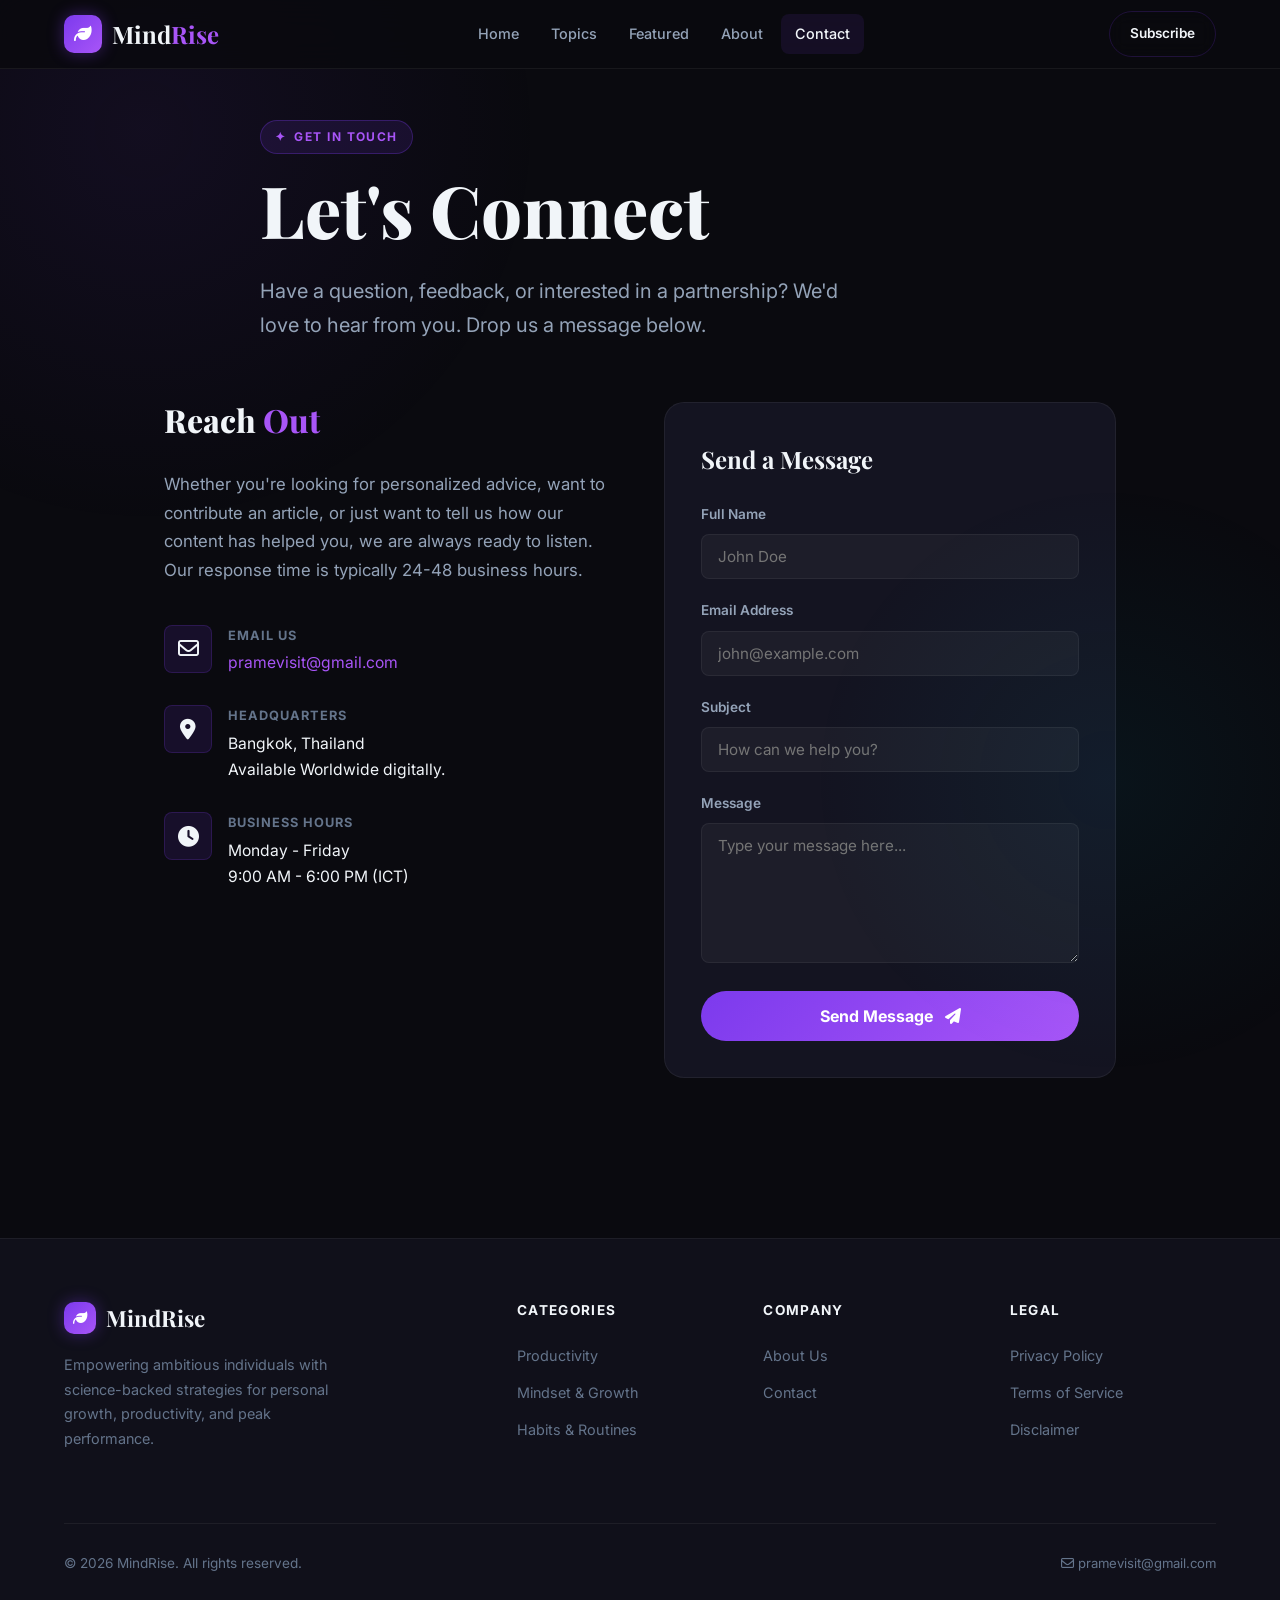
<file: contact.html>
<!DOCTYPE html>
<html lang="en">

<head>
    <meta charset="UTF-8">
    <meta name="viewport" content="width=device-width, initial-scale=1.0">
    <title>Contact Us | MindRise</title>

    <!-- SEO Meta Tags -->
    <meta name="description"
        content="Get in touch with the MindRise team. Whether you have questions, feedback, or business inquiries, we are here to help. Reach us at pramevisit@gmail.com.">
    <meta name="keywords" content="contact mindrise, reach out, customer support, email pramevisit@gmail.com">
    <meta name="google-site-verification" content="SlWyN3oz9Paq2HHYGo31rOFZ1ajq1xb7T689OpySdWM" />

    <!-- FontAwesome for Icons -->
    <link rel="stylesheet" href="https://cdnjs.cloudflare.com/ajax/libs/font-awesome/6.4.0/css/all.min.css">

    <!-- Custom CSS -->
    <link rel="stylesheet" href="style.css">
    <script async src="https://pagead2.googlesyndication.com/pagead/js/adsbygoogle.js?client=ca-pub-6546957481428602"
        crossorigin="anonymous"></script>
</head>

<body>

    <!-- Navigation -->
    <nav class="navbar scrolled">
        <div class="nav-inner">
            <a href="index.html" class="nav-logo">
                <div class="nav-logo-icon"><i class="fa-solid fa-leaf"></i></div>
                <div class="nav-logo-text">Mind<span>Rise</span></div>
            </a>

            <div class="nav-links">
                <a href="index.html">Home</a>
                <a href="index.html#topics">Topics</a>
                <a href="index.html#featured">Featured</a>
                <a href="about.html">About</a>
                <a href="contact.html" class="active">Contact</a>
            </div>

            <div class="nav-cta">
                <a href="index.html#newsletter" class="btn btn-outline"
                    style="padding: 10px 20px; font-size: 0.85rem;">Subscribe</a>
            </div>

            <button class="nav-hamburger" aria-label="Menu">
                <span></span>
                <span></span>
                <span></span>
            </button>
        </div>

        <!-- Mobile Menu -->
        <div class="mobile-menu">
            <a href="index.html">Home</a>
            <a href="index.html#topics">Topics</a>
            <a href="index.html#featured">Featured</a>
            <a href="about.html">About</a>
            <a href="contact.html">Contact</a>
            <a href="index.html#newsletter" style="color: var(--accent-secondary); margin-top: 10px;">Subscribe</a>
        </div>
    </nav>

    <!-- Page Content -->
    <div class="info-page">
        <div class="container" style="max-width: 1000px;">
            <div class="info-hero text-center fade-in">
                <div class="section-tag">Get in Touch</div>
                <h1 class="hero-title">Let's <span>Connect</span></h1>
                <p class="hero-subtitle mx-auto">Have a question, feedback, or interested in a partnership? We'd love to
                    hear from you. Drop us a message below.</p>
            </div>

            <div class="contact-grid fade-in" style="transition-delay: 0.2s;">
                <div class="contact-info">
                    <h2 class="section-title" style="font-size: 2rem; margin-bottom: 32px;">Reach <span>Out</span></h2>
                    <p style="color: var(--text-secondary); margin-bottom: 40px; font-size: 1.05rem; line-height: 1.7;">
                        Whether you're looking for personalized advice, want to contribute an article, or just want to
                        tell us how our content has helped you, we are always ready to listen. Our response time is
                        typically 24-48 business hours.
                    </p>

                    <div class="contact-item">
                        <div class="contact-icon"><i class="fa-regular fa-envelope"></i></div>
                        <div>
                            <div class="contact-item-label">Email Us</div>
                            <div class="contact-item-value"><a
                                    href="mailto:pramevisit@gmail.com">pramevisit@gmail.com</a></div>
                        </div>
                    </div>

                    <div class="contact-item">
                        <div class="contact-icon"><i class="fa-solid fa-location-dot"></i></div>
                        <div>
                            <div class="contact-item-label">Headquarters</div>
                            <div class="contact-item-value">Bangkok, Thailand<br>Available Worldwide digitally.</div>
                        </div>
                    </div>

                    <div class="contact-item">
                        <div class="contact-icon"><i class="fa-solid fa-clock"></i></div>
                        <div>
                            <div class="contact-item-label">Business Hours</div>
                            <div class="contact-item-value">Monday - Friday<br>9:00 AM - 6:00 PM (ICT)</div>
                        </div>
                    </div>
                </div>

                <div class="contact-form-wrap">
                    <h3 style="font-family: var(--font-display); font-size: 1.5rem; margin-bottom: 24px;">Send a Message
                    </h3>
                    <form action="#">
                        <div class="form-group">
                            <label class="form-label" for="name">Full Name</label>
                            <input type="text" id="name" class="form-input" placeholder="John Doe" required>
                        </div>
                        <div class="form-group">
                            <label class="form-label" for="email">Email Address</label>
                            <input type="email" id="email" class="form-input" placeholder="john@example.com" required>
                        </div>
                        <div class="form-group">
                            <label class="form-label" for="subject">Subject</label>
                            <input type="text" id="subject" class="form-input" placeholder="How can we help you?"
                                required>
                        </div>
                        <div class="form-group">
                            <label class="form-label" for="message">Message</label>
                            <textarea id="message" class="form-textarea" placeholder="Type your message here..."
                                required></textarea>
                        </div>
                        <button type="submit" class="form-submit">Send Message <i class="fa-solid fa-paper-plane"
                                style="margin-left: 8px;"></i></button>
                    </form>
                </div>
            </div>
        </div>
    </div>

    <!-- Footer -->
    <footer>
        <div class="container">
            <div class="footer-main">
                <div class="footer-brand">
                    <div class="footer-brand-logo">
                        <div class="nav-logo-icon" style="width: 32px; height: 32px; font-size: 0.9rem;"><i
                                class="fa-solid fa-leaf"></i></div>
                        <div>Mind<span>Rise</span></div>
                    </div>
                    <p class="footer-desc">Empowering ambitious individuals with science-backed strategies for personal
                        growth, productivity, and peak performance.</p>
                </div>

                <div class="footer-col">
                    <h4>Categories</h4>
                    <ul>
                        <li><a href="#">Productivity</a></li>
                        <li><a href="#">Mindset & Growth</a></li>
                        <li><a href="#">Habits & Routines</a></li>
                    </ul>
                </div>

                <div class="footer-col">
                    <h4>Company</h4>
                    <ul>
                        <li><a href="about.html">About Us</a></li>
                        <li><a href="contact.html">Contact</a></li>
                    </ul>
                </div>

                <div class="footer-col">
                    <h4>Legal</h4>
                    <ul>
                        <li><a href="privacy-policy.html">Privacy Policy</a></li>
                        <li><a href="terms.html">Terms of Service</a></li>
                        <li><a href="disclaimer.html">Disclaimer</a></li>
                    </ul>
                </div>
            </div>

            <div class="footer-bottom">
                <div class="footer-copy">&copy; 2026 MindRise. All rights reserved.</div>
                <div class="footer-legal">
                    <a href="mailto:pramevisit@gmail.com"><i class="fa-regular fa-envelope"></i>
                        pramevisit@gmail.com</a>
                </div>
            </div>
        </div>
    </footer>

    <script src="script.js"></script>
</body>

</html>
</file>
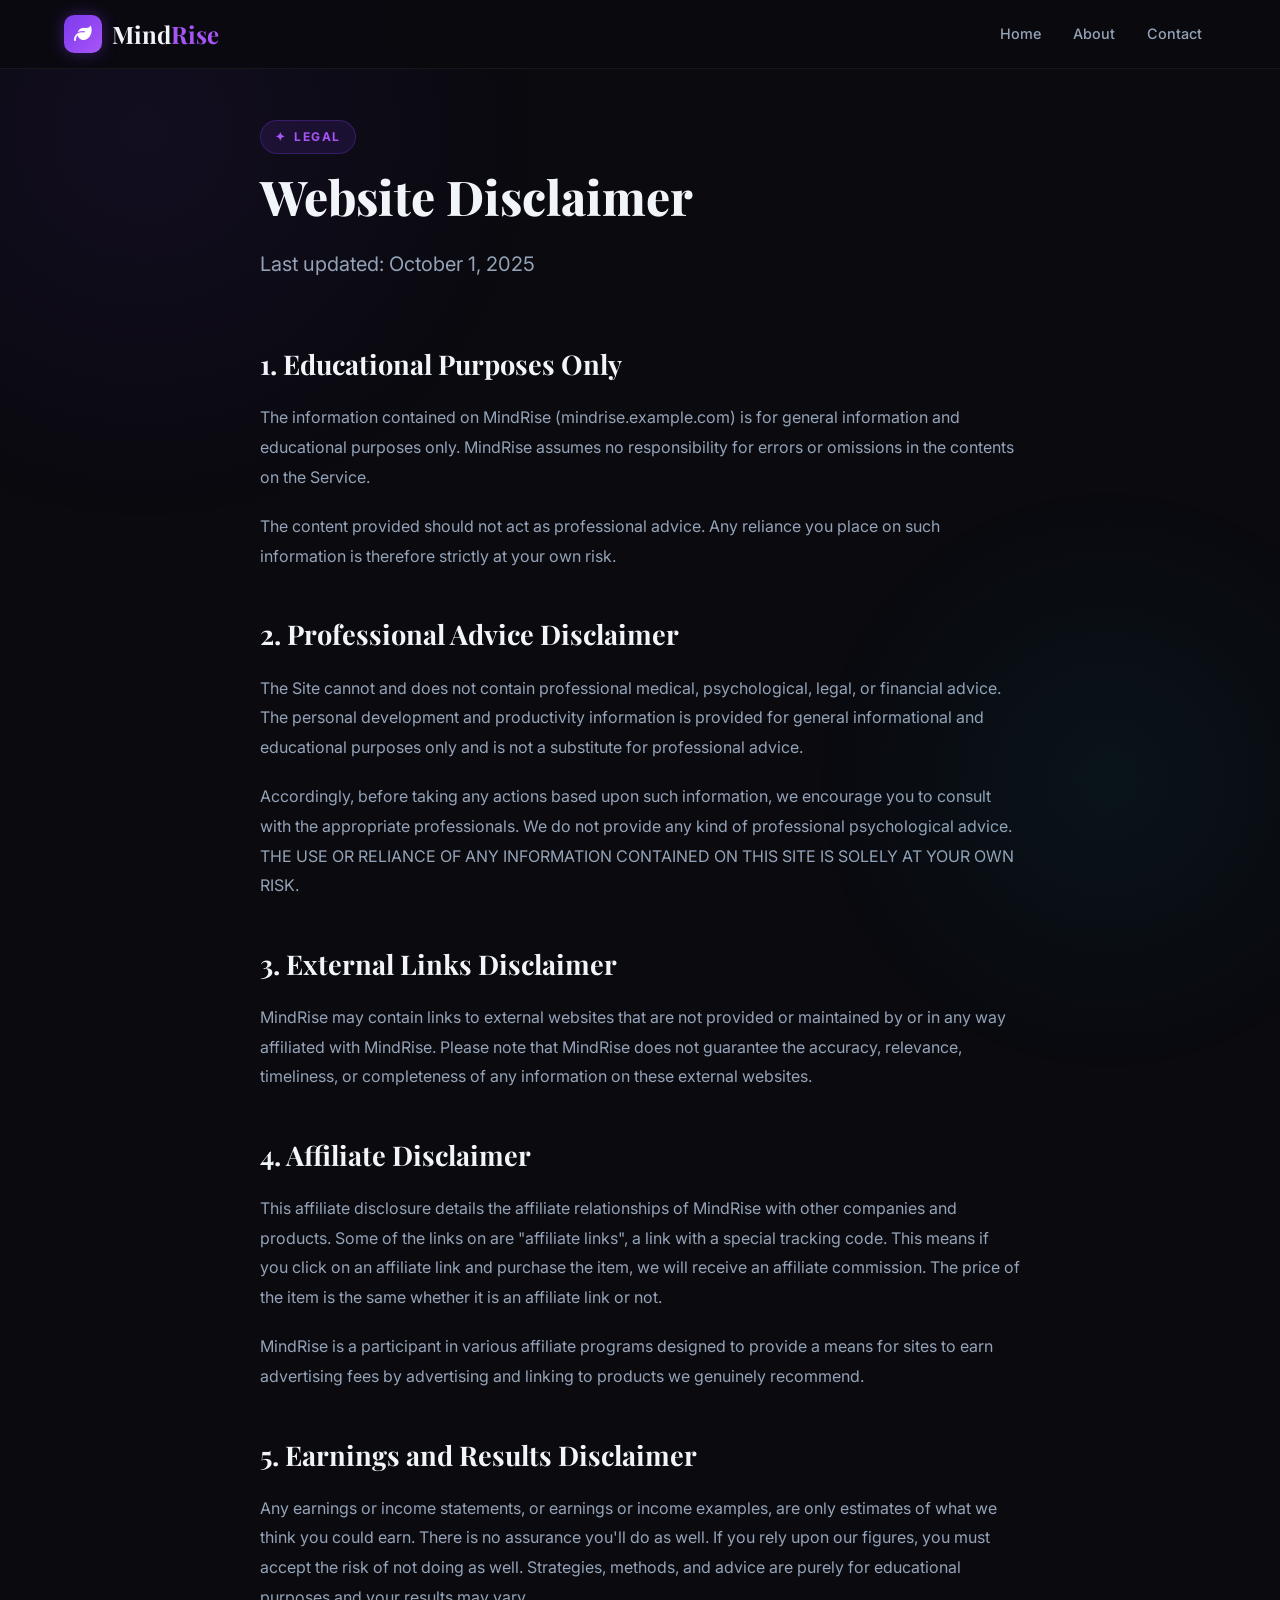
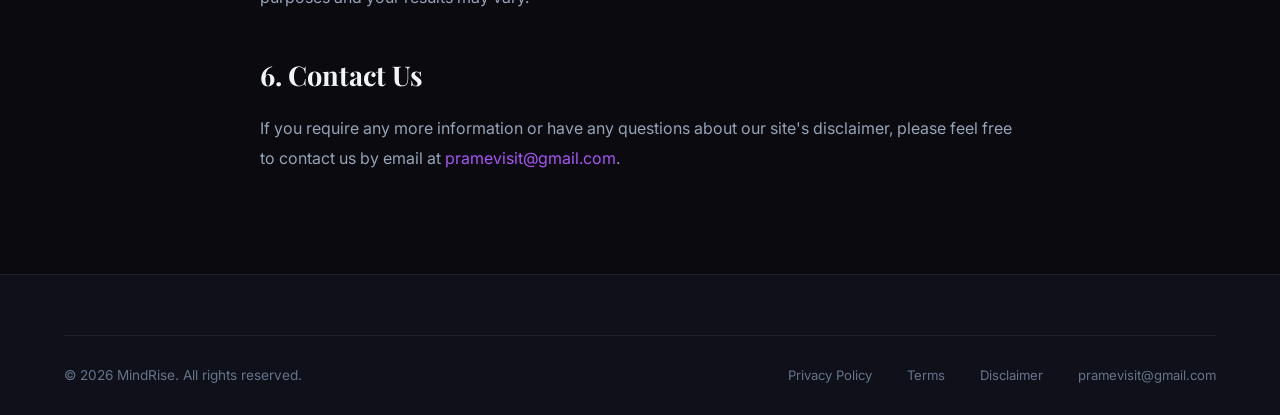
<file: disclaimer.html>
<!DOCTYPE html>
<html lang="en">

<head>
    <meta charset="UTF-8">
    <meta name="viewport" content="width=device-width, initial-scale=1.0">
    <title>Disclaimer | MindRise</title>

    <!-- SEO Meta Tags -->
    <meta name="description" content="Disclaimer for MindRise. Please read this disclaimer carefully.">
    <meta name="robots" content="noindex, follow">
    <meta name="google-site-verification" content="SlWyN3oz9Paq2HHYGo31rOFZ1ajq1xb7T689OpySdWM" />

    <!-- FontAwesome for Icons -->
    <link rel="stylesheet" href="https://cdnjs.cloudflare.com/ajax/libs/font-awesome/6.4.0/css/all.min.css">

    <!-- Custom CSS -->
    <link rel="stylesheet" href="style.css">
    <script async src="https://pagead2.googlesyndication.com/pagead/js/adsbygoogle.js?client=ca-pub-6546957481428602"
        crossorigin="anonymous"></script>
</head>

<body>

    <!-- Navigation -->
    <nav class="navbar scrolled">
        <div class="nav-inner">
            <a href="index.html" class="nav-logo">
                <div class="nav-logo-icon"><i class="fa-solid fa-leaf"></i></div>
                <div class="nav-logo-text">Mind<span>Rise</span></div>
            </a>

            <div class="nav-links">
                <a href="index.html">Home</a>
                <a href="about.html">About</a>
                <a href="contact.html">Contact</a>
            </div>

            <button class="nav-hamburger" aria-label="Menu">
                <span></span>
                <span></span>
                <span></span>
            </button>
        </div>

        <div class="mobile-menu">
            <a href="index.html">Home</a>
            <a href="about.html">About</a>
            <a href="contact.html">Contact</a>
        </div>
    </nav>

    <!-- Page Content -->
    <div class="info-page">
        <div class="container">
            <div class="info-hero text-center fade-in">
                <div class="section-tag">Legal</div>
                <h1 class="hero-title" style="font-size: clamp(2rem, 4vw, 3rem);">Website <span>Disclaimer</span></h1>
                <p class="hero-subtitle mx-auto">Last updated: October 1, 2025</p>
            </div>

            <div class="info-body fade-in" style="transition-delay: 0.1s;">
                <h2>1. Educational Purposes Only</h2>
                <p>The information contained on MindRise (mindrise.example.com) is for general information and
                    educational purposes only. MindRise assumes no responsibility for errors or omissions in the
                    contents on the Service.</p>
                <p>The content provided should not act as professional advice. Any reliance you place on such
                    information is therefore strictly at your own risk.</p>

                <h2>2. Professional Advice Disclaimer</h2>
                <p>The Site cannot and does not contain professional medical, psychological, legal, or financial advice.
                    The personal development and productivity information is provided for general informational and
                    educational purposes only and is not a substitute for professional advice.</p>
                <p>Accordingly, before taking any actions based upon such information, we encourage you to consult with
                    the appropriate professionals. We do not provide any kind of professional psychological advice. THE
                    USE OR RELIANCE OF ANY INFORMATION CONTAINED ON THIS SITE IS SOLELY AT YOUR OWN RISK.</p>

                <h2>3. External Links Disclaimer</h2>
                <p>MindRise may contain links to external websites that are not provided or maintained by or in any way
                    affiliated with MindRise. Please note that MindRise does not guarantee the accuracy, relevance,
                    timeliness, or completeness of any information on these external websites.</p>

                <h2>4. Affiliate Disclaimer</h2>
                <p>This affiliate disclosure details the affiliate relationships of MindRise with other companies and
                    products. Some of the links on are "affiliate links", a link with a special tracking code. This
                    means if you click on an affiliate link and purchase the item, we will receive an affiliate
                    commission. The price of the item is the same whether it is an affiliate link or not.</p>
                <p>MindRise is a participant in various affiliate programs designed to provide a means for sites to earn
                    advertising fees by advertising and linking to products we genuinely recommend.</p>

                <h2>5. Earnings and Results Disclaimer</h2>
                <p>Any earnings or income statements, or earnings or income examples, are only estimates of what we
                    think you could earn. There is no assurance you'll do as well. If you rely upon our figures, you
                    must accept the risk of not doing as well. Strategies, methods, and advice are purely for
                    educational purposes and your results may vary.</p>

                <h2>6. Contact Us</h2>
                <p>If you require any more information or have any questions about our site's disclaimer, please feel
                    free to contact us by email at <a href="mailto:pramevisit@gmail.com">pramevisit@gmail.com</a>.</p>
            </div>
        </div>
    </div>

    <!-- Footer snippet -->
    <footer style="margin-top:0">
        <div class="container">
            <div class="footer-bottom">
                <div class="footer-copy">&copy; 2026 MindRise. All rights reserved.</div>
                <div class="footer-legal">
                    <a href="privacy-policy.html">Privacy Policy</a>
                    <a href="terms.html" style="margin-left: 15px;">Terms</a>
                    <a href="disclaimer.html" style="margin-left: 15px;">Disclaimer</a>
                    <a href="mailto:pramevisit@gmail.com" style="margin-left: 15px;">pramevisit@gmail.com</a>
                </div>
            </div>
        </div>
    </footer>

    <script src="script.js"></script>
</body>

</html>
</file>
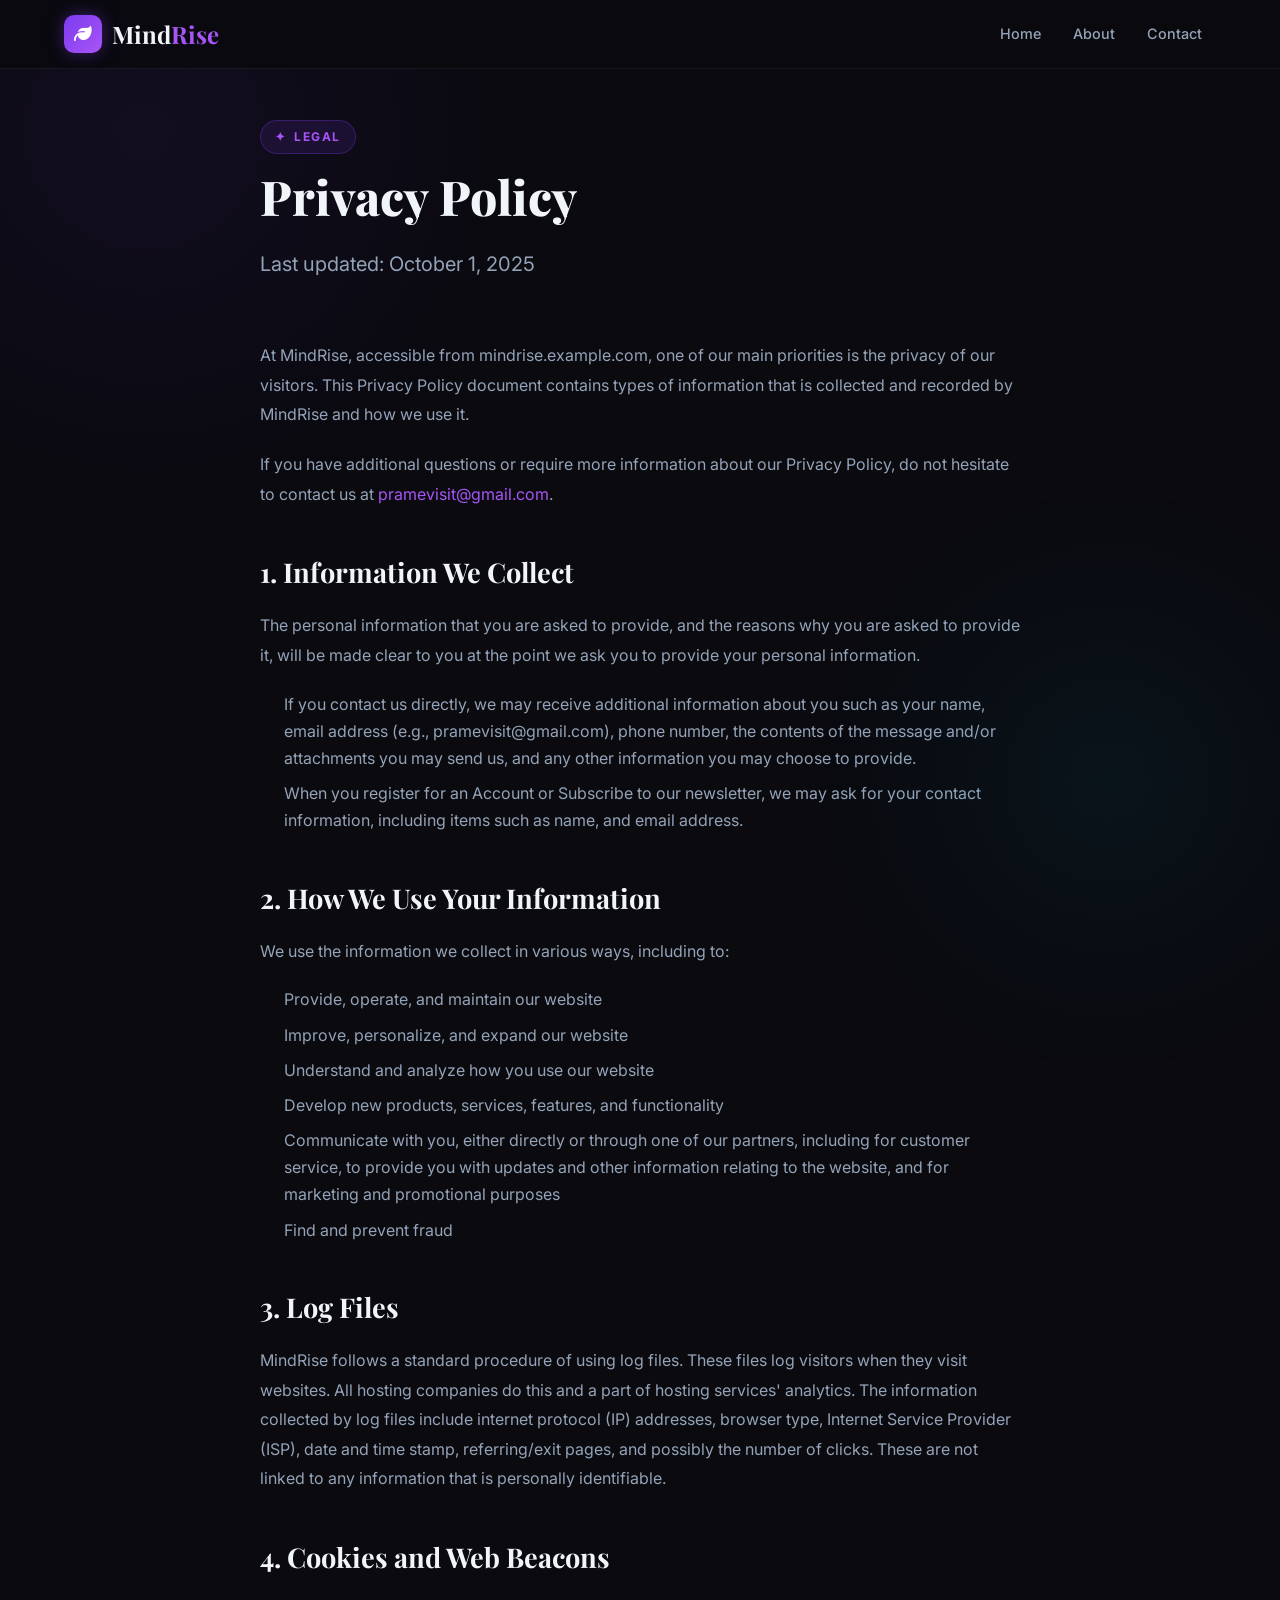
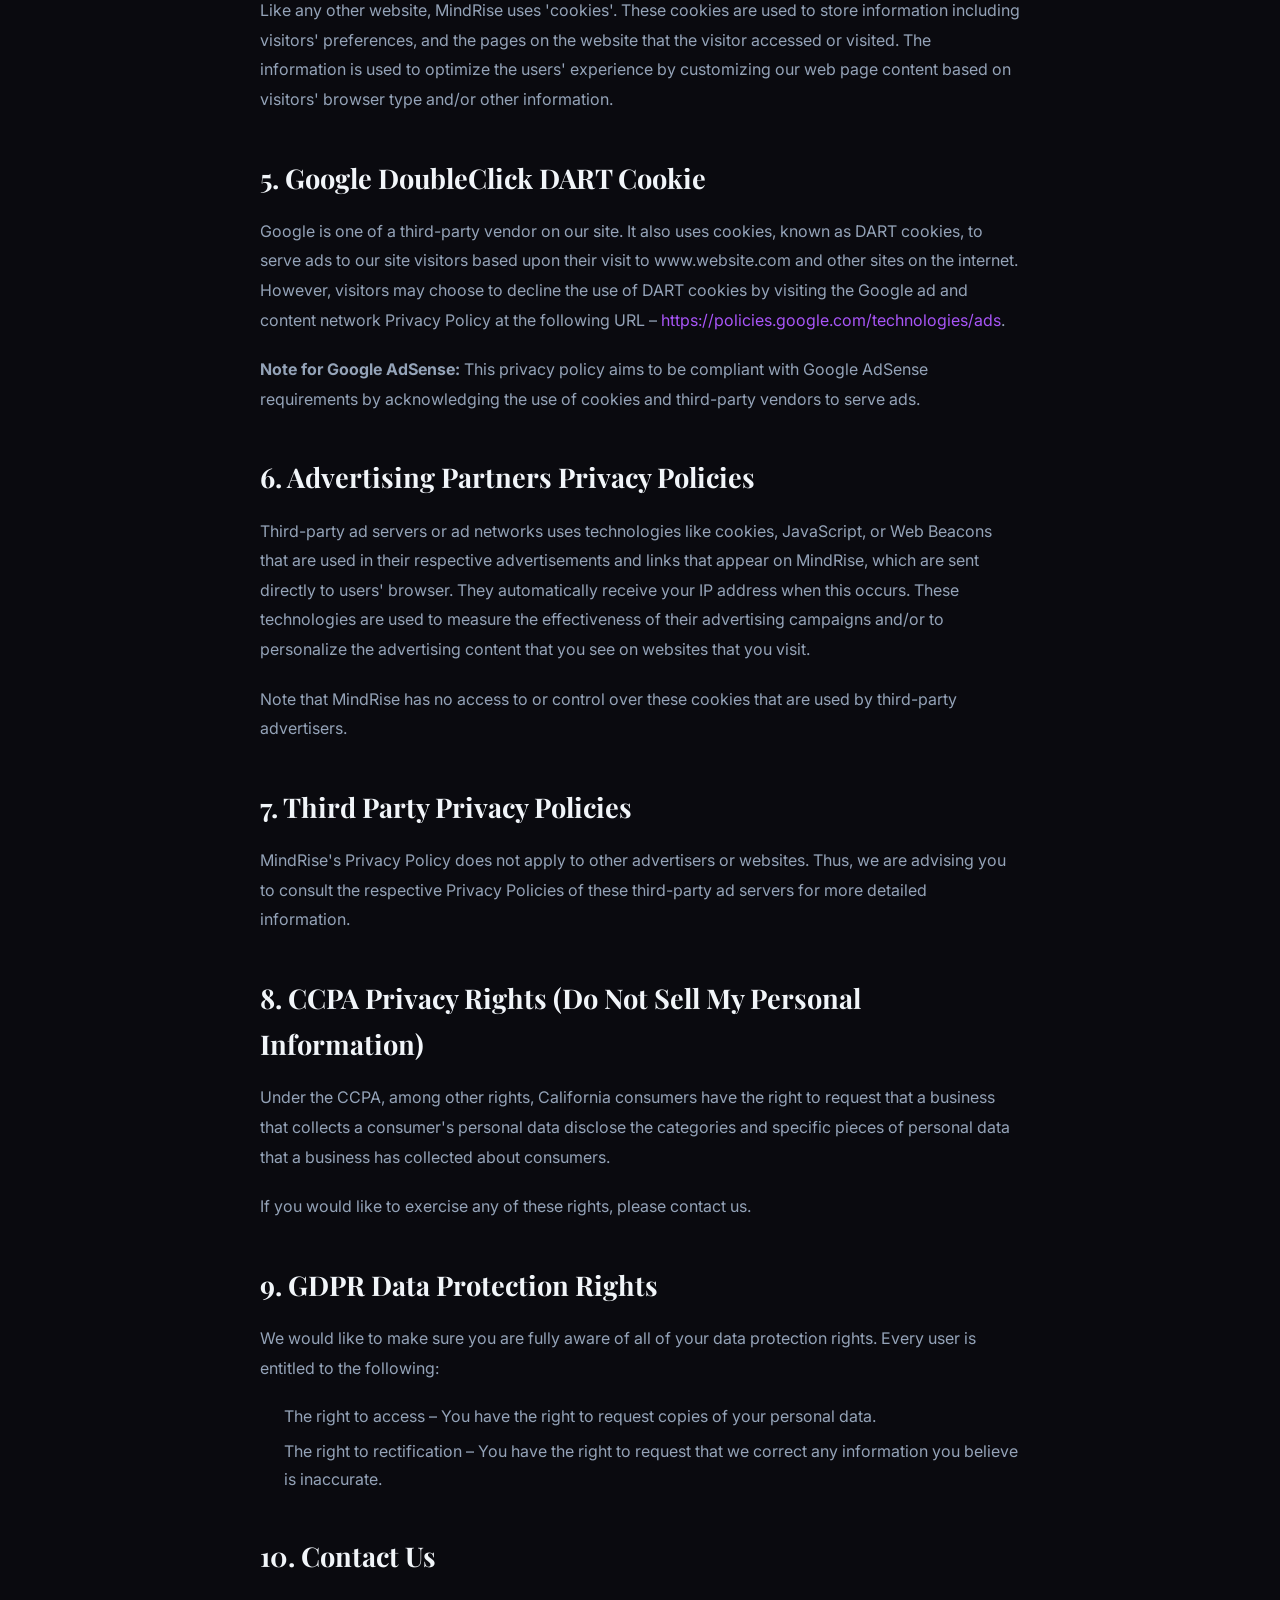
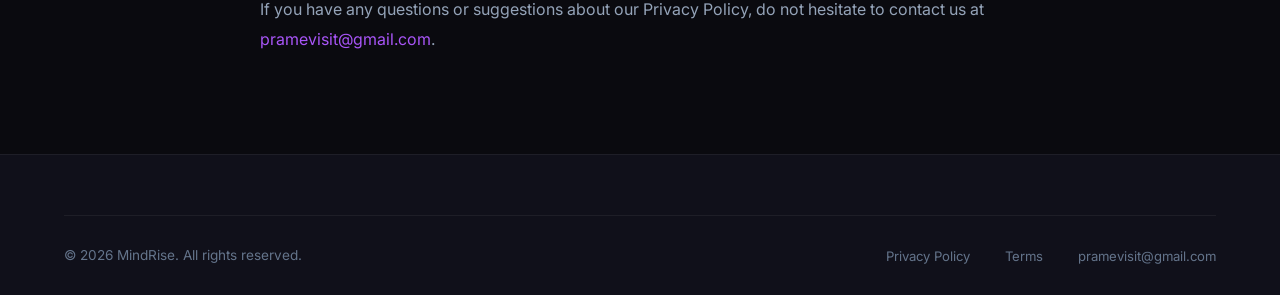
<file: privacy-policy.html>
<!DOCTYPE html>
<html lang="en">

<head>
    <meta charset="UTF-8">
    <meta name="viewport" content="width=device-width, initial-scale=1.0">
    <title>Privacy Policy | MindRise</title>

    <!-- SEO Meta Tags -->
    <meta name="description"
        content="Privacy Policy for MindRise. Learn how we collect, use, and protect your personal information on our platform.">
    <meta name="robots" content="noindex, follow"> <!-- Legal pages often don't need strict indexing -->
    <meta name="google-site-verification" content="SlWyN3oz9Paq2HHYGo31rOFZ1ajq1xb7T689OpySdWM" />

    <!-- FontAwesome for Icons -->
    <link rel="stylesheet" href="https://cdnjs.cloudflare.com/ajax/libs/font-awesome/6.4.0/css/all.min.css">

    <!-- Custom CSS -->
    <link rel="stylesheet" href="style.css">
    <script async src="https://pagead2.googlesyndication.com/pagead/js/adsbygoogle.js?client=ca-pub-6546957481428602"
        crossorigin="anonymous"></script>
</head>

<body>

    <!-- Navigation -->
    <nav class="navbar scrolled">
        <div class="nav-inner">
            <a href="index.html" class="nav-logo">
                <div class="nav-logo-icon"><i class="fa-solid fa-leaf"></i></div>
                <div class="nav-logo-text">Mind<span>Rise</span></div>
            </a>

            <div class="nav-links">
                <a href="index.html">Home</a>
                <a href="about.html">About</a>
                <a href="contact.html">Contact</a>
            </div>

            <button class="nav-hamburger" aria-label="Menu">
                <span></span>
                <span></span>
                <span></span>
            </button>
        </div>

        <div class="mobile-menu">
            <a href="index.html">Home</a>
            <a href="about.html">About</a>
            <a href="contact.html">Contact</a>
        </div>
    </nav>

    <!-- Page Content -->
    <div class="info-page">
        <div class="container">
            <div class="info-hero text-center fade-in">
                <div class="section-tag">Legal</div>
                <h1 class="hero-title" style="font-size: clamp(2rem, 4vw, 3rem);">Privacy <span>Policy</span></h1>
                <p class="hero-subtitle mx-auto">Last updated: October 1, 2025</p>
            </div>

            <div class="info-body fade-in" style="transition-delay: 0.1s;">
                <p>At MindRise, accessible from mindrise.example.com, one of our main priorities is the privacy of our
                    visitors. This Privacy Policy document contains types of information that is collected and recorded
                    by MindRise and how we use it.</p>
                <p>If you have additional questions or require more information about our Privacy Policy, do not
                    hesitate to contact us at <a href="mailto:pramevisit@gmail.com">pramevisit@gmail.com</a>.</p>

                <h2>1. Information We Collect</h2>
                <p>The personal information that you are asked to provide, and the reasons why you are asked to provide
                    it, will be made clear to you at the point we ask you to provide your personal information.</p>
                <ul>
                    <li>If you contact us directly, we may receive additional information about you such as your name,
                        email address (e.g., pramevisit@gmail.com), phone number, the contents of the message and/or
                        attachments you may send us, and any other information you may choose to provide.</li>
                    <li>When you register for an Account or Subscribe to our newsletter, we may ask for your contact
                        information, including items such as name, and email address.</li>
                </ul>

                <h2>2. How We Use Your Information</h2>
                <p>We use the information we collect in various ways, including to:</p>
                <ul>
                    <li>Provide, operate, and maintain our website</li>
                    <li>Improve, personalize, and expand our website</li>
                    <li>Understand and analyze how you use our website</li>
                    <li>Develop new products, services, features, and functionality</li>
                    <li>Communicate with you, either directly or through one of our partners, including for customer
                        service, to provide you with updates and other information relating to the website, and for
                        marketing and promotional purposes</li>
                    <li>Find and prevent fraud</li>
                </ul>

                <h2>3. Log Files</h2>
                <p>MindRise follows a standard procedure of using log files. These files log visitors when they visit
                    websites. All hosting companies do this and a part of hosting services' analytics. The information
                    collected by log files include internet protocol (IP) addresses, browser type, Internet Service
                    Provider (ISP), date and time stamp, referring/exit pages, and possibly the number of clicks. These
                    are not linked to any information that is personally identifiable.</p>

                <h2>4. Cookies and Web Beacons</h2>
                <p>Like any other website, MindRise uses 'cookies'. These cookies are used to store information
                    including visitors' preferences, and the pages on the website that the visitor accessed or visited.
                    The information is used to optimize the users' experience by customizing our web page content based
                    on visitors' browser type and/or other information.</p>

                <h2>5. Google DoubleClick DART Cookie</h2>
                <p>Google is one of a third-party vendor on our site. It also uses cookies, known as DART cookies, to
                    serve ads to our site visitors based upon their visit to www.website.com and other sites on the
                    internet. However, visitors may choose to decline the use of DART cookies by visiting the Google ad
                    and content network Privacy Policy at the following URL – <a
                        href="https://policies.google.com/technologies/ads"
                        target="_blank">https://policies.google.com/technologies/ads</a>.</p>
                <p><strong>Note for Google AdSense:</strong> This privacy policy aims to be compliant with Google
                    AdSense requirements by acknowledging the use of cookies and third-party vendors to serve ads.</p>

                <h2>6. Advertising Partners Privacy Policies</h2>
                <p>Third-party ad servers or ad networks uses technologies like cookies, JavaScript, or Web Beacons that
                    are used in their respective advertisements and links that appear on MindRise, which are sent
                    directly to users' browser. They automatically receive your IP address when this occurs. These
                    technologies are used to measure the effectiveness of their advertising campaigns and/or to
                    personalize the advertising content that you see on websites that you visit.</p>
                <p>Note that MindRise has no access to or control over these cookies that are used by third-party
                    advertisers.</p>

                <h2>7. Third Party Privacy Policies</h2>
                <p>MindRise's Privacy Policy does not apply to other advertisers or websites. Thus, we are advising you
                    to consult the respective Privacy Policies of these third-party ad servers for more detailed
                    information.</p>

                <h2>8. CCPA Privacy Rights (Do Not Sell My Personal Information)</h2>
                <p>Under the CCPA, among other rights, California consumers have the right to request that a business
                    that collects a consumer's personal data disclose the categories and specific pieces of personal
                    data that a business has collected about consumers.</p>
                <p>If you would like to exercise any of these rights, please contact us.</p>

                <h2>9. GDPR Data Protection Rights</h2>
                <p>We would like to make sure you are fully aware of all of your data protection rights. Every user is
                    entitled to the following:</p>
                <ul>
                    <li>The right to access – You have the right to request copies of your personal data.</li>
                    <li>The right to rectification – You have the right to request that we correct any information you
                        believe is inaccurate.</li>
                </ul>

                <h2>10. Contact Us</h2>
                <p>If you have any questions or suggestions about our Privacy Policy, do not hesitate to contact us at
                    <a href="mailto:pramevisit@gmail.com">pramevisit@gmail.com</a>.
                </p>
            </div>
        </div>
    </div>

    <!-- Footer snippet -->
    <footer style="margin-top:0">
        <div class="container">
            <div class="footer-bottom">
                <div class="footer-copy">&copy; 2026 MindRise. All rights reserved.</div>
                <div class="footer-legal">
                    <a href="privacy-policy.html">Privacy Policy</a>
                    <a href="terms.html" style="margin-left: 15px;">Terms</a>
                    <a href="mailto:pramevisit@gmail.com" style="margin-left: 15px;">pramevisit@gmail.com</a>
                </div>
            </div>
        </div>
    </footer>

    <script src="script.js"></script>
</body>

</html>
</file>
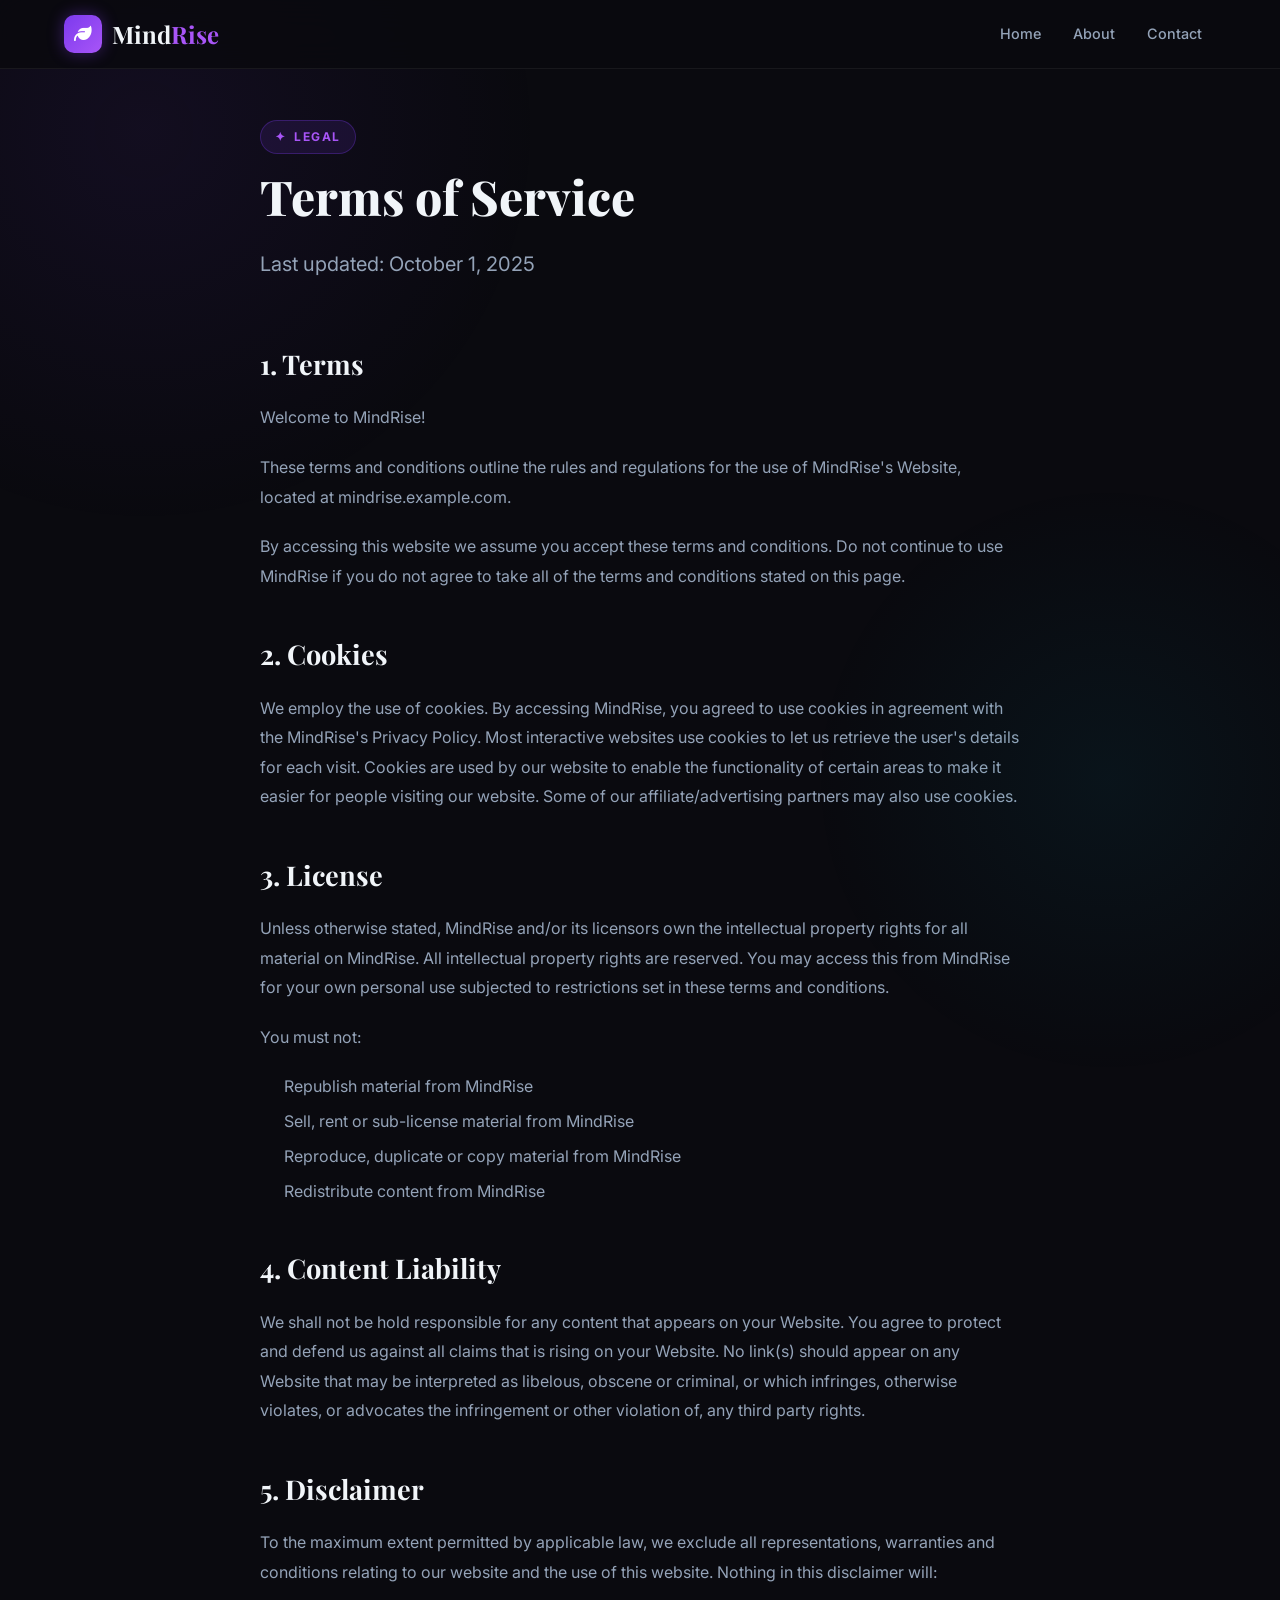
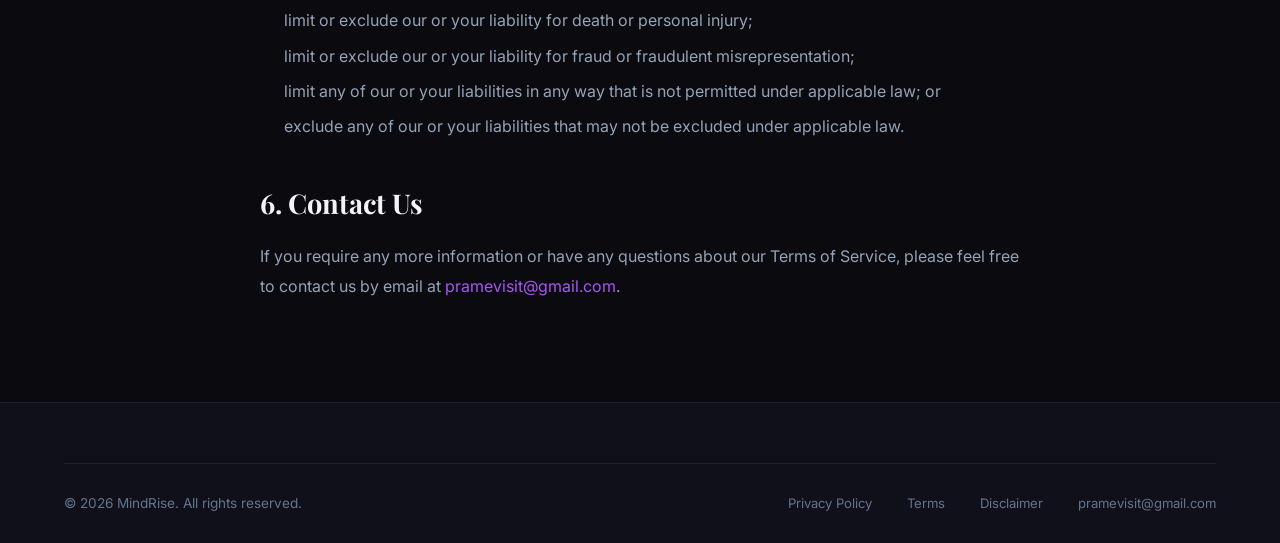
<file: terms.html>
<!DOCTYPE html>
<html lang="en">

<head>
    <meta charset="UTF-8">
    <meta name="viewport" content="width=device-width, initial-scale=1.0">
    <title>Terms of Service | MindRise</title>

    <!-- SEO Meta Tags -->
    <meta name="description"
        content="Terms of Service for MindRise. Please read these terms carefully before using our website.">
    <meta name="robots" content="noindex, follow">
    <meta name="google-site-verification" content="SlWyN3oz9Paq2HHYGo31rOFZ1ajq1xb7T689OpySdWM" />

    <!-- FontAwesome for Icons -->
    <link rel="stylesheet" href="https://cdnjs.cloudflare.com/ajax/libs/font-awesome/6.4.0/css/all.min.css">

    <!-- Custom CSS -->
    <link rel="stylesheet" href="style.css">
    <script async src="https://pagead2.googlesyndication.com/pagead/js/adsbygoogle.js?client=ca-pub-6546957481428602"
        crossorigin="anonymous"></script>
</head>

<body>

    <!-- Navigation -->
    <nav class="navbar scrolled">
        <div class="nav-inner">
            <a href="index.html" class="nav-logo">
                <div class="nav-logo-icon"><i class="fa-solid fa-leaf"></i></div>
                <div class="nav-logo-text">Mind<span>Rise</span></div>
            </a>

            <div class="nav-links">
                <a href="index.html">Home</a>
                <a href="about.html">About</a>
                <a href="contact.html">Contact</a>
            </div>

            <button class="nav-hamburger" aria-label="Menu">
                <span></span>
                <span></span>
                <span></span>
            </button>
        </div>

        <div class="mobile-menu">
            <a href="index.html">Home</a>
            <a href="about.html">About</a>
            <a href="contact.html">Contact</a>
        </div>
    </nav>

    <!-- Page Content -->
    <div class="info-page">
        <div class="container">
            <div class="info-hero text-center fade-in">
                <div class="section-tag">Legal</div>
                <h1 class="hero-title" style="font-size: clamp(2rem, 4vw, 3rem);">Terms of <span>Service</span></h1>
                <p class="hero-subtitle mx-auto">Last updated: October 1, 2025</p>
            </div>

            <div class="info-body fade-in" style="transition-delay: 0.1s;">
                <h2>1. Terms</h2>
                <p>Welcome to MindRise!</p>
                <p>These terms and conditions outline the rules and regulations for the use of MindRise's Website,
                    located at mindrise.example.com.</p>
                <p>By accessing this website we assume you accept these terms and conditions. Do not continue to use
                    MindRise if you do not agree to take all of the terms and conditions stated on this page.</p>

                <h2>2. Cookies</h2>
                <p>We employ the use of cookies. By accessing MindRise, you agreed to use cookies in agreement with the
                    MindRise's Privacy Policy. Most interactive websites use cookies to let us retrieve the user's
                    details for each visit. Cookies are used by our website to enable the functionality of certain areas
                    to make it easier for people visiting our website. Some of our affiliate/advertising partners may
                    also use cookies.</p>

                <h2>3. License</h2>
                <p>Unless otherwise stated, MindRise and/or its licensors own the intellectual property rights for all
                    material on MindRise. All intellectual property rights are reserved. You may access this from
                    MindRise for your own personal use subjected to restrictions set in these terms and conditions.</p>

                <p>You must not:</p>
                <ul>
                    <li>Republish material from MindRise</li>
                    <li>Sell, rent or sub-license material from MindRise</li>
                    <li>Reproduce, duplicate or copy material from MindRise</li>
                    <li>Redistribute content from MindRise</li>
                </ul>

                <h2>4. Content Liability</h2>
                <p>We shall not be hold responsible for any content that appears on your Website. You agree to protect
                    and defend us against all claims that is rising on your Website. No link(s) should appear on any
                    Website that may be interpreted as libelous, obscene or criminal, or which infringes, otherwise
                    violates, or advocates the infringement or other violation of, any third party rights.</p>

                <h2>5. Disclaimer</h2>
                <p>To the maximum extent permitted by applicable law, we exclude all representations, warranties and
                    conditions relating to our website and the use of this website. Nothing in this disclaimer will:</p>
                <ul>
                    <li>limit or exclude our or your liability for death or personal injury;</li>
                    <li>limit or exclude our or your liability for fraud or fraudulent misrepresentation;</li>
                    <li>limit any of our or your liabilities in any way that is not permitted under applicable law; or
                    </li>
                    <li>exclude any of our or your liabilities that may not be excluded under applicable law.</li>
                </ul>

                <h2>6. Contact Us</h2>
                <p>If you require any more information or have any questions about our Terms of Service, please feel
                    free to contact us by email at <a href="mailto:pramevisit@gmail.com">pramevisit@gmail.com</a>.</p>
            </div>
        </div>
    </div>

    <!-- Footer snippet -->
    <footer style="margin-top:0">
        <div class="container">
            <div class="footer-bottom">
                <div class="footer-copy">&copy; 2026 MindRise. All rights reserved.</div>
                <div class="footer-legal">
                    <a href="privacy-policy.html">Privacy Policy</a>
                    <a href="terms.html" style="margin-left: 15px;">Terms</a>
                    <a href="disclaimer.html" style="margin-left: 15px;">Disclaimer</a>
                    <a href="mailto:pramevisit@gmail.com" style="margin-left: 15px;">pramevisit@gmail.com</a>
                </div>
            </div>
        </div>
    </footer>

    <script src="script.js"></script>
</body>

</html>
</file>
<file: style.css>
/* ===================================
   MindRise – Premium CSS Design System
   =================================== */

@import url('https://fonts.googleapis.com/css2?family=Inter:wght@300;400;500;600;700;800;900&family=Playfair+Display:ital,wght@0,700;0,800;1,700&display=swap');

/* --- CSS Variables / Design Tokens --- */
:root {
  --bg-primary: #0a0a0f;
  --bg-secondary: #10101a;
  --bg-card: #141421;
  --bg-card-hover: #1a1a2e;
  --accent-primary: #7c3aed;
  --accent-secondary: #a855f7;
  --accent-gold: #f59e0b;
  --accent-teal: #06b6d4;
  --text-primary: #f1f5f9;
  --text-secondary: #94a3b8;
  --text-muted: #64748b;
  --border: rgba(124, 58, 237, 0.2);
  --border-light: rgba(255, 255, 255, 0.06);
  --glass: rgba(20, 20, 33, 0.7);
  --shadow-glow: 0 0 40px rgba(124, 58, 237, 0.15);
  --shadow-card: 0 4px 32px rgba(0, 0, 0, 0.4);
  --radius-sm: 8px;
  --radius-md: 14px;
  --radius-lg: 20px;
  --transition: 0.3s cubic-bezier(0.4, 0, 0.2, 1);
  --font-body: 'Inter', sans-serif;
  --font-display: 'Playfair Display', serif;
  --max-width: 1200px;
}

/* --- Reset & Base --- */
*,
*::before,
*::after {
  box-sizing: border-box;
  margin: 0;
  padding: 0;
}

html {
  scroll-behavior: smooth;
}

body {
  font-family: var(--font-body);
  background: var(--bg-primary);
  color: var(--text-primary);
  line-height: 1.7;
  overflow-x: hidden;
}

img {
  max-width: 100%;
  height: auto;
  display: block;
}

a {
  color: inherit;
  text-decoration: none;
}

ul {
  list-style: none;
}

/* --- Background Ambient --- */
body::before {
  content: '';
  position: fixed;
  top: -30%;
  left: -20%;
  width: 800px;
  height: 800px;
  background: radial-gradient(circle, rgba(124, 58, 237, 0.08) 0%, transparent 70%);
  pointer-events: none;
  z-index: 0;
}

body::after {
  content: '';
  position: fixed;
  bottom: -20%;
  right: -10%;
  width: 600px;
  height: 600px;
  background: radial-gradient(circle, rgba(6, 182, 212, 0.06) 0%, transparent 70%);
  pointer-events: none;
  z-index: 0;
}

/* --- Utility --- */
.container {
  max-width: var(--max-width);
  margin: 0 auto;
  padding: 0 24px;
}

.section-tag {
  display: inline-flex;
  align-items: center;
  gap: 8px;
  font-size: 0.75rem;
  font-weight: 700;
  letter-spacing: 0.12em;
  text-transform: uppercase;
  color: var(--accent-secondary);
  background: rgba(124, 58, 237, 0.12);
  border: 1px solid rgba(124, 58, 237, 0.3);
  border-radius: 50px;
  padding: 6px 14px;
  margin-bottom: 16px;
}

.section-tag::before {
  content: '✦';
}

.section-title {
  font-family: var(--font-display);
  font-size: clamp(2rem, 4vw, 3rem);
  font-weight: 800;
  line-height: 1.15;
  color: var(--text-primary);
}

.section-title span {
  color: var(--accent-secondary);
}

.section-sub {
  color: var(--text-secondary);
  font-size: 1.05rem;
  margin-top: 12px;
  max-width: 600px;
}

.gradient-text {
  background: linear-gradient(135deg, var(--accent-primary), var(--accent-secondary), var(--accent-teal));
  -webkit-background-clip: text;
  -webkit-text-fill-color: transparent;
  background-clip: text;
}

.btn {
  display: inline-flex;
  align-items: center;
  gap: 8px;
  font-family: var(--font-body);
  font-size: 0.95rem;
  font-weight: 600;
  border: none;
  cursor: pointer;
  border-radius: 50px;
  transition: var(--transition);
  padding: 14px 28px;
  text-decoration: none;
}

.btn-primary {
  background: linear-gradient(135deg, var(--accent-primary), var(--accent-secondary));
  color: #fff;
  box-shadow: 0 4px 20px rgba(124, 58, 237, 0.4);
}

.btn-primary:hover {
  transform: translateY(-2px);
  box-shadow: 0 8px 30px rgba(124, 58, 237, 0.5);
}

.btn-outline {
  background: transparent;
  color: var(--text-primary);
  border: 1.5px solid var(--border);
  backdrop-filter: blur(8px);
}

.btn-outline:hover {
  border-color: var(--accent-secondary);
  color: var(--accent-secondary);
  transform: translateY(-2px);
}

.btn-ghost {
  background: rgba(124, 58, 237, 0.1);
  color: var(--accent-secondary);
  border: 1px solid rgba(124, 58, 237, 0.2);
}

.btn-ghost:hover {
  background: rgba(124, 58, 237, 0.2);
  transform: translateY(-2px);
}

/* --- Navigation --- */
.navbar {
  position: fixed;
  top: 0;
  left: 0;
  right: 0;
  z-index: 1000;
  background: rgba(10, 10, 15, 0.85);
  backdrop-filter: blur(20px);
  border-bottom: 1px solid var(--border-light);
  transition: var(--transition);
}

.navbar.scrolled {
  background: rgba(10, 10, 15, 0.97);
  box-shadow: 0 4px 24px rgba(0, 0, 0, 0.3);
}

.nav-inner {
  max-width: var(--max-width);
  margin: 0 auto;
  padding: 0 24px;
  height: 68px;
  display: flex;
  align-items: center;
  justify-content: space-between;
}

.nav-logo {
  display: flex;
  align-items: center;
  gap: 10px;
  font-family: var(--font-display);
  font-size: 1.5rem;
  font-weight: 700;
}

.nav-logo-icon {
  width: 38px;
  height: 38px;
  background: linear-gradient(135deg, var(--accent-primary), var(--accent-secondary));
  border-radius: 10px;
  display: flex;
  align-items: center;
  justify-content: center;
  font-size: 1.1rem;
  color: #fff;
  box-shadow: 0 0 16px rgba(124, 58, 237, 0.4);
}

.nav-logo-text {
  color: var(--text-primary);
}

.nav-logo-text span {
  color: var(--accent-secondary);
}

.nav-links {
  display: flex;
  align-items: center;
  gap: 4px;
}

.nav-links a {
  font-size: 0.9rem;
  font-weight: 500;
  color: var(--text-secondary);
  padding: 8px 14px;
  border-radius: var(--radius-sm);
  transition: var(--transition);
}

.nav-links a:hover,
.nav-links a.active {
  color: var(--text-primary);
  background: rgba(124, 58, 237, 0.1);
}

.nav-cta {
  display: flex;
  align-items: center;
  gap: 12px;
}

.nav-hamburger {
  display: none;
  flex-direction: column;
  gap: 5px;
  cursor: pointer;
  background: none;
  border: none;
  padding: 4px;
}

.nav-hamburger span {
  width: 22px;
  height: 2px;
  background: var(--text-primary);
  border-radius: 2px;
  transition: var(--transition);
}

.mobile-menu {
  display: none;
  position: absolute;
  top: 68px;
  left: 0;
  right: 0;
  background: rgba(10, 10, 15, 0.98);
  backdrop-filter: blur(20px);
  border-bottom: 1px solid var(--border-light);
  padding: 20px 24px;
  flex-direction: column;
  gap: 4px;
}

.mobile-menu.open {
  display: flex;
}

.mobile-menu a {
  font-size: 1rem;
  font-weight: 500;
  color: var(--text-secondary);
  padding: 12px 16px;
  border-radius: var(--radius-md);
  transition: var(--transition);
}

.mobile-menu a:hover {
  color: var(--text-primary);
  background: rgba(124, 58, 237, 0.1);
}

/* --- Hero Section --- */
.hero {
  position: relative;
  min-height: 100vh;
  display: flex;
  align-items: center;
  padding: 100px 0 80px;
  overflow: hidden;
}

.hero-bg-grid {
  position: absolute;
  inset: 0;
  background-image:
    linear-gradient(rgba(124, 58, 237, 0.04) 1px, transparent 1px),
    linear-gradient(90deg, rgba(124, 58, 237, 0.04) 1px, transparent 1px);
  background-size: 50px 50px;
  mask-image: radial-gradient(ellipse at center, black 30%, transparent 80%);
}

.hero-content {
  position: relative;
  z-index: 2;
  max-width: 780px;
}

.hero-badge {
  display: inline-flex;
  align-items: center;
  gap: 8px;
  font-size: 0.8rem;
  font-weight: 600;
  color: var(--accent-gold);
  background: rgba(245, 158, 11, 0.1);
  border: 1px solid rgba(245, 158, 11, 0.25);
  border-radius: 50px;
  padding: 6px 14px;
  margin-bottom: 24px;
}

.hero-badge::before {
  content: '🔥';
}

.hero-title {
  font-family: var(--font-display);
  font-size: clamp(2.8rem, 6vw, 4.5rem);
  font-weight: 800;
  line-height: 1.1;
  margin-bottom: 24px;
}

.hero-subtitle {
  font-size: clamp(1.05rem, 2vw, 1.25rem);
  color: var(--text-secondary);
  line-height: 1.7;
  margin-bottom: 36px;
  max-width: 600px;
}

.hero-actions {
  display: flex;
  gap: 16px;
  flex-wrap: wrap;
  margin-bottom: 56px;
}

.hero-stats {
  display: flex;
  gap: 40px;
  flex-wrap: wrap;
  padding-top: 32px;
  border-top: 1px solid var(--border-light);
}

.stat-item {}

.stat-number {
  font-size: 1.8rem;
  font-weight: 800;
  background: linear-gradient(135deg, var(--accent-primary), var(--accent-secondary));
  -webkit-background-clip: text;
  -webkit-text-fill-color: transparent;
  background-clip: text;
}

.stat-label {
  font-size: 0.82rem;
  color: var(--text-muted);
  margin-top: 2px;
}

.hero-visual {
  position: absolute;
  right: -5%;
  top: 50%;
  transform: translateY(-50%);
  width: 480px;
  height: 480px;
  border-radius: 50%;
  background: radial-gradient(circle, rgba(124, 58, 237, 0.15) 0%, rgba(6, 182, 212, 0.05) 50%, transparent 80%);
  animation: float 6s ease-in-out infinite;
}

.hero-img-wrapper {
  position: absolute;
  right: 5%;
  top: 50%;
  transform: translateY(-50%);
  width: 420px;
  border-radius: var(--radius-lg);
  overflow: hidden;
  box-shadow: 0 20px 64px rgba(124, 58, 237, 0.3), 0 0 0 1px var(--border);
}

.hero-img-wrapper img {
  width: 100%;
  height: 100%;
  object-fit: cover;
}

@keyframes float {

  0%,
  100% {
    transform: translateY(-50%);
  }

  50% {
    transform: translateY(calc(-50% - 16px));
  }
}

/* --- Topics / Categories --- */
.topics {
  padding: 80px 0;
}

.topics-grid {
  display: grid;
  grid-template-columns: repeat(auto-fit, minmax(160px, 1fr));
  gap: 16px;
  margin-top: 48px;
}

.topic-card {
  background: var(--bg-card);
  border: 1px solid var(--border-light);
  border-radius: var(--radius-md);
  padding: 24px 20px;
  text-align: center;
  cursor: pointer;
  transition: var(--transition);
  text-decoration: none;
  color: inherit;
}

.topic-card:hover {
  border-color: var(--accent-primary);
  background: var(--bg-card-hover);
  transform: translateY(-4px);
  box-shadow: var(--shadow-glow);
}

.topic-img-wrapper {
  width: 64px;
  height: 64px;
  margin: 0 auto 16px;
  border-radius: 50%;
  overflow: hidden;
  border: 2px solid var(--border-light);
  transition: var(--transition);
}

.topic-card:hover .topic-img-wrapper {
  border-color: var(--accent-primary);
  transform: scale(1.1);
  box-shadow: 0 0 16px rgba(124, 58, 237, 0.3);
}

.topic-img-wrapper img {
  width: 100%;
  height: 100%;
  object-fit: cover;
}

.topic-name {
  font-size: 1rem;
  font-weight: 600;
  color: var(--text-primary);
}

.topic-count {
  font-size: 0.78rem;
  color: var(--text-muted);
  margin-top: 4px;
}

/* --- Article Cards --- */
.articles {
  padding: 80px 0;
}

.section-header {
  display: flex;
  justify-content: space-between;
  align-items: flex-end;
  margin-bottom: 48px;
  flex-wrap: wrap;
  gap: 16px;
}

.articles-grid {
  display: grid;
  grid-template-columns: repeat(auto-fit, minmax(320px, 1fr));
  gap: 28px;
}

.articles-grid.featured {
  grid-template-columns: 2fr 1fr;
}

.article-card {
  background: var(--bg-card);
  border: 1px solid var(--border-light);
  border-radius: var(--radius-lg);
  overflow: hidden;
  transition: var(--transition);
  display: flex;
  flex-direction: column;
}

.article-card:hover {
  border-color: var(--accent-primary);
  transform: translateY(-6px);
  box-shadow: var(--shadow-card), var(--shadow-glow);
}

.article-card-img {
  position: relative;
  overflow: hidden;
  aspect-ratio: 16/9;
}

.article-card-img img {
  width: 100%;
  height: 100%;
  object-fit: cover;
  transition: transform 0.5s ease;
}

.article-card:hover .article-card-img img {
  transform: scale(1.06);
}

.article-card-img-overlay {
  position: absolute;
  inset: 0;
  background: linear-gradient(to bottom, transparent 50%, rgba(10, 10, 15, 0.8) 100%);
}

.article-card-category {
  position: absolute;
  top: 16px;
  left: 16px;
  font-size: 0.72rem;
  font-weight: 700;
  letter-spacing: 0.08em;
  text-transform: uppercase;
  color: #fff;
  background: var(--accent-primary);
  border-radius: 50px;
  padding: 5px 12px;
}

.article-card-body {
  padding: 24px;
  flex: 1;
  display: flex;
  flex-direction: column;
}

.article-card-meta {
  display: flex;
  align-items: center;
  gap: 12px;
  font-size: 0.8rem;
  color: var(--text-muted);
  margin-bottom: 12px;
}

.article-card-meta .dot {
  opacity: 0.4;
}

.article-card-title {
  font-family: var(--font-display);
  font-size: 1.2rem;
  font-weight: 700;
  color: var(--text-primary);
  line-height: 1.4;
  margin-bottom: 10px;
  transition: color var(--transition);
}

.article-card:hover .article-card-title {
  color: var(--accent-secondary);
}

.article-card-excerpt {
  font-size: 0.88rem;
  color: var(--text-secondary);
  line-height: 1.6;
  flex: 1;
}

.article-card-footer {
  display: flex;
  justify-content: space-between;
  align-items: center;
  margin-top: 20px;
  padding-top: 16px;
  border-top: 1px solid var(--border-light);
}

.article-read-more {
  font-size: 0.85rem;
  font-weight: 600;
  color: var(--accent-secondary);
  display: flex;
  align-items: center;
  gap: 6px;
  transition: gap var(--transition);
}

.article-card:hover .article-read-more {
  gap: 10px;
}

.article-read-time {
  font-size: 0.8rem;
  color: var(--text-muted);
}

/* Featured article card */
.article-card.large .article-card-img {
  aspect-ratio: 16/10;
}

.article-card.large .article-card-title {
  font-size: 1.6rem;
}

.article-card.large .article-card-excerpt {
  font-size: 0.95rem;
}

/* Sidebar small cards */
.articles-side {
  display: flex;
  flex-direction: column;
  gap: 20px;
}

.article-card-mini {
  background: var(--bg-card);
  border: 1px solid var(--border-light);
  border-radius: var(--radius-md);
  padding: 20px;
  display: flex;
  gap: 16px;
  align-items: flex-start;
  transition: var(--transition);
  cursor: pointer;
  text-decoration: none;
  color: inherit;
}

.article-card-mini:hover {
  border-color: var(--accent-primary);
  background: var(--bg-card-hover);
  transform: translateX(4px);
}

.article-card-mini-img {
  width: 80px;
  height: 80px;
  border-radius: var(--radius-sm);
  overflow: hidden;
  flex-shrink: 0;
}

.article-card-mini-img img {
  width: 100%;
  height: 100%;
  object-fit: cover;
}

.article-card-mini-body {}

.article-card-mini-category {
  font-size: 0.7rem;
  font-weight: 700;
  text-transform: uppercase;
  letter-spacing: 0.08em;
  color: var(--accent-secondary);
  margin-bottom: 6px;
}

.article-card-mini-title {
  font-size: 0.9rem;
  font-weight: 600;
  color: var(--text-primary);
  line-height: 1.4;
}

.article-card-mini-meta {
  font-size: 0.75rem;
  color: var(--text-muted);
  margin-top: 6px;
}

/* --- Newsletter Section --- */
.newsletter {
  padding: 80px 0;
}

.newsletter-inner {
  background: linear-gradient(135deg, rgba(124, 58, 237, 0.15), rgba(6, 182, 212, 0.08));
  border: 1px solid var(--border);
  border-radius: var(--radius-lg);
  padding: 60px 48px;
  display: flex;
  align-items: center;
  justify-content: space-between;
  gap: 40px;
  flex-wrap: wrap;
  position: relative;
  overflow: hidden;
}

.newsletter-inner::before {
  content: '';
  position: absolute;
  top: -50%;
  right: -10%;
  width: 400px;
  height: 400px;
  background: radial-gradient(circle, rgba(124, 58, 237, 0.12) 0%, transparent 70%);
  pointer-events: none;
}

.newsletter-content {
  flex: 1;
  min-width: 280px;
}

.newsletter-title {
  font-family: var(--font-display);
  font-size: 2rem;
  font-weight: 800;
  margin-bottom: 12px;
}

.newsletter-sub {
  color: var(--text-secondary);
  font-size: 1rem;
}

.newsletter-form {
  display: flex;
  gap: 12px;
  flex-wrap: wrap;
  min-width: 320px;
}

.newsletter-input {
  flex: 1;
  min-width: 220px;
  background: rgba(255, 255, 255, 0.05);
  border: 1px solid var(--border);
  border-radius: 50px;
  padding: 14px 22px;
  color: var(--text-primary);
  font-family: var(--font-body);
  font-size: 0.95rem;
  outline: none;
  transition: var(--transition);
}

.newsletter-input::placeholder {
  color: var(--text-muted);
}

.newsletter-input:focus {
  border-color: var(--accent-secondary);
  background: rgba(255, 255, 255, 0.08);
}

.newsletter-btn {
  background: linear-gradient(135deg, var(--accent-primary), var(--accent-secondary));
  color: #fff;
  border: none;
  border-radius: 50px;
  padding: 14px 28px;
  font-family: var(--font-body);
  font-weight: 700;
  font-size: 0.95rem;
  cursor: pointer;
  transition: var(--transition);
  white-space: nowrap;
}

.newsletter-btn:hover {
  transform: translateY(-2px);
  box-shadow: 0 8px 24px rgba(124, 58, 237, 0.45);
}

/* --- Quote / Feature Strip --- */
.feature-strip {
  padding: 60px 0;
}

.feature-strip-inner {
  display: grid;
  grid-template-columns: repeat(auto-fit, minmax(200px, 1fr));
  gap: 24px;
}

.feature-item {
  text-align: center;
  padding: 32px 20px;
  background: var(--bg-card);
  border: 1px solid var(--border-light);
  border-radius: var(--radius-md);
  transition: var(--transition);
}

.feature-item:hover {
  border-color: var(--accent-primary);
  transform: translateY(-4px);
}

.feature-icon {
  font-size: 2.2rem;
  margin-bottom: 12px;
}

.feature-label {
  font-size: 0.95rem;
  font-weight: 600;
  color: var(--text-primary);
}

.feature-desc {
  font-size: 0.82rem;
  color: var(--text-muted);
  margin-top: 6px;
}

/* --- Article Page Layout --- */
.article-page {
  padding-top: 100px;
}

.article-header {
  padding: 60px 0 40px;
  text-align: center;
}

.article-header-category {
  display: inline-block;
  font-size: 0.75rem;
  font-weight: 700;
  text-transform: uppercase;
  letter-spacing: 0.1em;
  color: var(--accent-secondary);
  margin-bottom: 20px;
}

.article-header-title {
  font-family: var(--font-display);
  font-size: clamp(2rem, 5vw, 3.5rem);
  font-weight: 800;
  line-height: 1.15;
  max-width: 800px;
  margin: 0 auto 24px;
}

.article-header-meta {
  display: flex;
  align-items: center;
  justify-content: center;
  gap: 16px;
  font-size: 0.88rem;
  color: var(--text-muted);
  flex-wrap: wrap;
}

.article-hero-img {
  width: 100%;
  max-height: 480px;
  object-fit: cover;
  border-radius: var(--radius-lg);
  margin-bottom: 48px;
}

.article-body {
  max-width: 760px;
  margin: 0 auto;
}

.article-body h2 {
  font-family: var(--font-display);
  font-size: 1.75rem;
  font-weight: 700;
  color: var(--text-primary);
  margin: 48px 0 20px;
  padding-bottom: 12px;
  border-bottom: 1px solid var(--border-light);
}

.article-body h3 {
  font-size: 1.25rem;
  font-weight: 700;
  color: var(--accent-secondary);
  margin: 32px 0 14px;
}

.article-body p {
  color: var(--text-secondary);
  line-height: 1.85;
  margin-bottom: 22px;
  font-size: 1.02rem;
}

.article-body ul,
.article-body ol {
  margin: 0 0 22px 28px;
  color: var(--text-secondary);
}

.article-body li {
  margin-bottom: 10px;
  line-height: 1.7;
  font-size: 1.02rem;
}

.article-body ul li::marker {
  color: var(--accent-secondary);
}

.article-body strong {
  color: var(--text-primary);
  font-weight: 700;
}

.article-body a {
  color: var(--accent-secondary);
  text-decoration: underline;
}

.article-body a:hover {
  color: var(--accent-primary);
}

.article-quote {
  border-left: 4px solid var(--accent-primary);
  background: rgba(124, 58, 237, 0.08);
  border-radius: 0 var(--radius-sm) var(--radius-sm) 0;
  padding: 20px 28px;
  margin: 32px 0;
  font-style: italic;
  font-size: 1.1rem;
  color: var(--text-primary);
}

.article-img-caption {
  font-size: 0.82rem;
  color: var(--text-muted);
  text-align: center;
  margin-top: 8px;
}

.article-tags {
  display: flex;
  gap: 8px;
  flex-wrap: wrap;
  margin-top: 40px;
}

.tag {
  font-size: 0.78rem;
  font-weight: 600;
  text-transform: uppercase;
  letter-spacing: 0.06em;
  background: rgba(124, 58, 237, 0.12);
  border: 1px solid rgba(124, 58, 237, 0.25);
  color: var(--accent-secondary);
  border-radius: 50px;
  padding: 5px 14px;
  transition: var(--transition);
}

.tag:hover {
  background: rgba(124, 58, 237, 0.25);
}

.article-share {
  margin-top: 48px;
  padding-top: 32px;
  border-top: 1px solid var(--border-light);
  display: flex;
  align-items: center;
  gap: 16px;
  flex-wrap: wrap;
}

.share-label {
  font-size: 0.9rem;
  font-weight: 600;
  color: var(--text-secondary);
}

.share-btn {
  display: inline-flex;
  align-items: center;
  gap: 8px;
  font-size: 0.85rem;
  font-weight: 600;
  border-radius: 50px;
  padding: 8px 18px;
  transition: var(--transition);
  cursor: pointer;
  border: none;
}

.share-twitter {
  background: rgba(29, 161, 242, 0.15);
  color: #1da1f2;
}

.share-twitter:hover {
  background: rgba(29, 161, 242, 0.25);
}

.share-linkedin {
  background: rgba(10, 102, 194, 0.15);
  color: #0a66c2;
}

.share-linkedin:hover {
  background: rgba(10, 102, 194, 0.25);
}

.share-copy {
  background: rgba(124, 58, 237, 0.15);
  color: var(--accent-secondary);
}

.share-copy:hover {
  background: rgba(124, 58, 237, 0.25);
}

/* --- Related Articles --- */
.related {
  padding: 60px 0;
}

.related-grid {
  display: grid;
  grid-template-columns: repeat(auto-fit, minmax(280px, 1fr));
  gap: 24px;
  margin-top: 32px;
}

/* --- Info Page (About, Privacy, etc) --- */
.info-page {
  padding: 120px 0 80px;
}

.info-page .info-hero {
  max-width: 760px;
  margin: 0 auto 60px;
}

.info-body {
  max-width: 760px;
  margin: 0 auto;
}

.info-body h2 {
  font-family: var(--font-display);
  font-size: 1.7rem;
  font-weight: 700;
  margin: 40px 0 16px;
  color: var(--text-primary);
}

.info-body h3 {
  font-size: 1.15rem;
  font-weight: 600;
  color: var(--accent-secondary);
  margin: 28px 0 12px;
}

.info-body p {
  color: var(--text-secondary);
  line-height: 1.85;
  margin-bottom: 20px;
}

.info-body ul {
  margin: 0 0 20px 24px;
  color: var(--text-secondary);
}

.info-body li {
  margin-bottom: 8px;
  line-height: 1.7;
}

.info-body a {
  color: var(--accent-secondary);
}

.info-card {
  background: var(--bg-card);
  border: 1px solid var(--border-light);
  border-radius: var(--radius-md);
  padding: 28px 32px;
  margin: 24px 0;
}

/* --- Contact Page --- */
.contact-grid {
  display: grid;
  grid-template-columns: 1fr 1fr;
  gap: 48px;
  margin-top: 48px;
}

.contact-info {}

.contact-item {
  display: flex;
  gap: 16px;
  margin-bottom: 28px;
}

.contact-icon {
  width: 48px;
  height: 48px;
  border-radius: var(--radius-sm);
  background: rgba(124, 58, 237, 0.12);
  border: 1px solid rgba(124, 58, 237, 0.2);
  display: flex;
  align-items: center;
  justify-content: center;
  font-size: 1.3rem;
  flex-shrink: 0;
}

.contact-item-label {
  font-size: 0.8rem;
  font-weight: 700;
  text-transform: uppercase;
  letter-spacing: 0.08em;
  color: var(--text-muted);
  margin-bottom: 4px;
}

.contact-item-value {
  font-size: 0.98rem;
  color: var(--text-primary);
}

.contact-item-value a {
  color: var(--accent-secondary);
}

.contact-form-wrap {
  background: var(--bg-card);
  border: 1px solid var(--border-light);
  border-radius: var(--radius-lg);
  padding: 36px;
}

.form-group {
  margin-bottom: 20px;
}

.form-label {
  display: block;
  font-size: 0.85rem;
  font-weight: 600;
  color: var(--text-secondary);
  margin-bottom: 8px;
}

.form-input,
.form-textarea {
  width: 100%;
  background: rgba(255, 255, 255, 0.04);
  border: 1px solid var(--border-light);
  border-radius: var(--radius-sm);
  padding: 12px 16px;
  color: var(--text-primary);
  font-family: var(--font-body);
  font-size: 0.95rem;
  outline: none;
  transition: var(--transition);
}

.form-input:focus,
.form-textarea:focus {
  border-color: var(--accent-secondary);
  background: rgba(255, 255, 255, 0.06);
}

.form-textarea {
  min-height: 140px;
  resize: vertical;
}

.form-submit {
  width: 100%;
  background: linear-gradient(135deg, var(--accent-primary), var(--accent-secondary));
  color: #fff;
  border: none;
  border-radius: 50px;
  padding: 15px 28px;
  font-family: var(--font-body);
  font-weight: 700;
  font-size: 1rem;
  cursor: pointer;
  transition: var(--transition);
}

.form-submit:hover {
  transform: translateY(-2px);
  box-shadow: 0 8px 24px rgba(124, 58, 237, 0.4);
}

/* --- Footer --- */
footer {
  background: var(--bg-secondary);
  border-top: 1px solid var(--border-light);
  padding: 60px 0 28px;
  margin-top: 80px;
}

.footer-main {
  display: grid;
  grid-template-columns: 2fr 1fr 1fr 1fr;
  gap: 40px;
  margin-bottom: 48px;
  flex-wrap: wrap;
}

.footer-brand {}

.footer-brand-logo {
  display: flex;
  align-items: center;
  gap: 10px;
  margin-bottom: 16px;
  font-family: var(--font-display);
  font-size: 1.4rem;
  font-weight: 700;
}

.footer-desc {
  font-size: 0.9rem;
  color: var(--text-muted);
  line-height: 1.7;
  max-width: 280px;
  margin-bottom: 24px;
}

.footer-socials {
  display: flex;
  gap: 10px;
}

.social-btn {
  width: 38px;
  height: 38px;
  border-radius: var(--radius-sm);
  background: rgba(124, 58, 237, 0.1);
  border: 1px solid rgba(124, 58, 237, 0.2);
  display: flex;
  align-items: center;
  justify-content: center;
  font-size: 1rem;
  color: var(--text-secondary);
  transition: var(--transition);
}

.social-btn:hover {
  background: rgba(124, 58, 237, 0.25);
  color: var(--accent-secondary);
  transform: translateY(-2px);
}

.footer-col h4 {
  font-size: 0.85rem;
  font-weight: 700;
  text-transform: uppercase;
  letter-spacing: 0.1em;
  color: var(--text-primary);
  margin-bottom: 20px;
}

.footer-col ul {}

.footer-col li {
  margin-bottom: 10px;
}

.footer-col a {
  font-size: 0.9rem;
  color: var(--text-muted);
  transition: color var(--transition);
}

.footer-col a:hover {
  color: var(--accent-secondary);
}

.footer-bottom {
  padding-top: 28px;
  border-top: 1px solid var(--border-light);
  display: flex;
  justify-content: space-between;
  align-items: center;
  flex-wrap: wrap;
  gap: 12px;
}

.footer-copy {
  font-size: 0.85rem;
  color: var(--text-muted);
}

.footer-legal {
  display: flex;
  gap: 20px;
}

.footer-legal a {
  font-size: 0.82rem;
  color: var(--text-muted);
  transition: color var(--transition);
}

.footer-legal a:hover {
  color: var(--accent-secondary);
}

/* --- TOC for articles --- */
.toc {
  background: var(--bg-card);
  border: 1px solid var(--border-light);
  border-radius: var(--radius-md);
  padding: 24px 28px;
  margin: 32px 0;
}

.toc-title {
  font-size: 0.85rem;
  font-weight: 700;
  text-transform: uppercase;
  letter-spacing: 0.1em;
  color: var(--text-muted);
  margin-bottom: 16px;
}

.toc ol {
  margin-left: 20px;
}

.toc li {
  margin-bottom: 8px;
}

.toc a {
  font-size: 0.9rem;
  color: var(--text-secondary);
}

.toc a:hover {
  color: var(--accent-secondary);
}

/* --- Breadcrumb --- */
.breadcrumb {
  display: flex;
  align-items: center;
  gap: 8px;
  font-size: 0.82rem;
  color: var(--text-muted);
  margin-bottom: 20px;
  flex-wrap: wrap;
}

.breadcrumb a {
  color: var(--text-muted);
  transition: color var(--transition);
}

.breadcrumb a:hover {
  color: var(--accent-secondary);
}

.breadcrumb span {
  opacity: 0.4;
}

/* --- Scroll to Top Button --- */
#scrollTop {
  position: fixed;
  bottom: 32px;
  right: 32px;
  z-index: 900;
  width: 48px;
  height: 48px;
  border-radius: 50%;
  background: linear-gradient(135deg, var(--accent-primary), var(--accent-secondary));
  color: #fff;
  border: none;
  cursor: pointer;
  font-size: 1.2rem;
  box-shadow: 0 4px 20px rgba(124, 58, 237, 0.4);
  display: flex;
  align-items: center;
  justify-content: center;
  transition: var(--transition);
  opacity: 0;
  pointer-events: none;
}

#scrollTop.visible {
  opacity: 1;
  pointer-events: auto;
}

#scrollTop:hover {
  transform: translateY(-4px);
  box-shadow: 0 8px 28px rgba(124, 58, 237, 0.5);
}

/* --- Progress Bar --- */
#readProgress {
  position: fixed;
  top: 68px;
  left: 0;
  height: 3px;
  background: linear-gradient(90deg, var(--accent-primary), var(--accent-teal));
  z-index: 999;
  width: 0%;
  transition: width 0.1s linear;
}

/* --- Responsive --- */
@media (max-width: 1024px) {
  .footer-main {
    grid-template-columns: 1fr 1fr;
  }

  .articles-grid.featured {
    grid-template-columns: 1fr;
  }

  .hero-img-wrapper {
    display: none;
  }

  .hero-content {
    max-width: 100%;
  }

  .hero-visual {
    display: none;
  }

  .contact-grid {
    grid-template-columns: 1fr;
  }
}

@media (max-width: 768px) {

  .nav-links,
  .nav-cta {
    display: none;
  }

  .nav-hamburger {
    display: flex;
  }

  .hero {
    padding: 90px 0 60px;
  }

  .hero-title {
    font-size: 2.4rem;
  }

  .hero-stats {
    gap: 24px;
  }

  .topics-grid {
    grid-template-columns: repeat(3, 1fr);
  }

  .footer-main {
    grid-template-columns: 1fr;
  }

  .newsletter-inner {
    padding: 36px 24px;
  }
}

@media (max-width: 480px) {
  .topics-grid {
    grid-template-columns: repeat(2, 1fr);
  }

  .articles-grid {
    grid-template-columns: 1fr;
  }

  .hero-actions {
    flex-direction: column;
  }

  .hero-actions .btn {
    justify-content: center;
  }
}

/* --- Animations --- */
.fade-in {
  opacity: 0;
  transform: translateY(30px);
  transition: opacity 0.6s ease, transform 0.6s ease;
}

.fade-in.visible {
  opacity: 1;
  transform: translateY(0);
}
</file>
